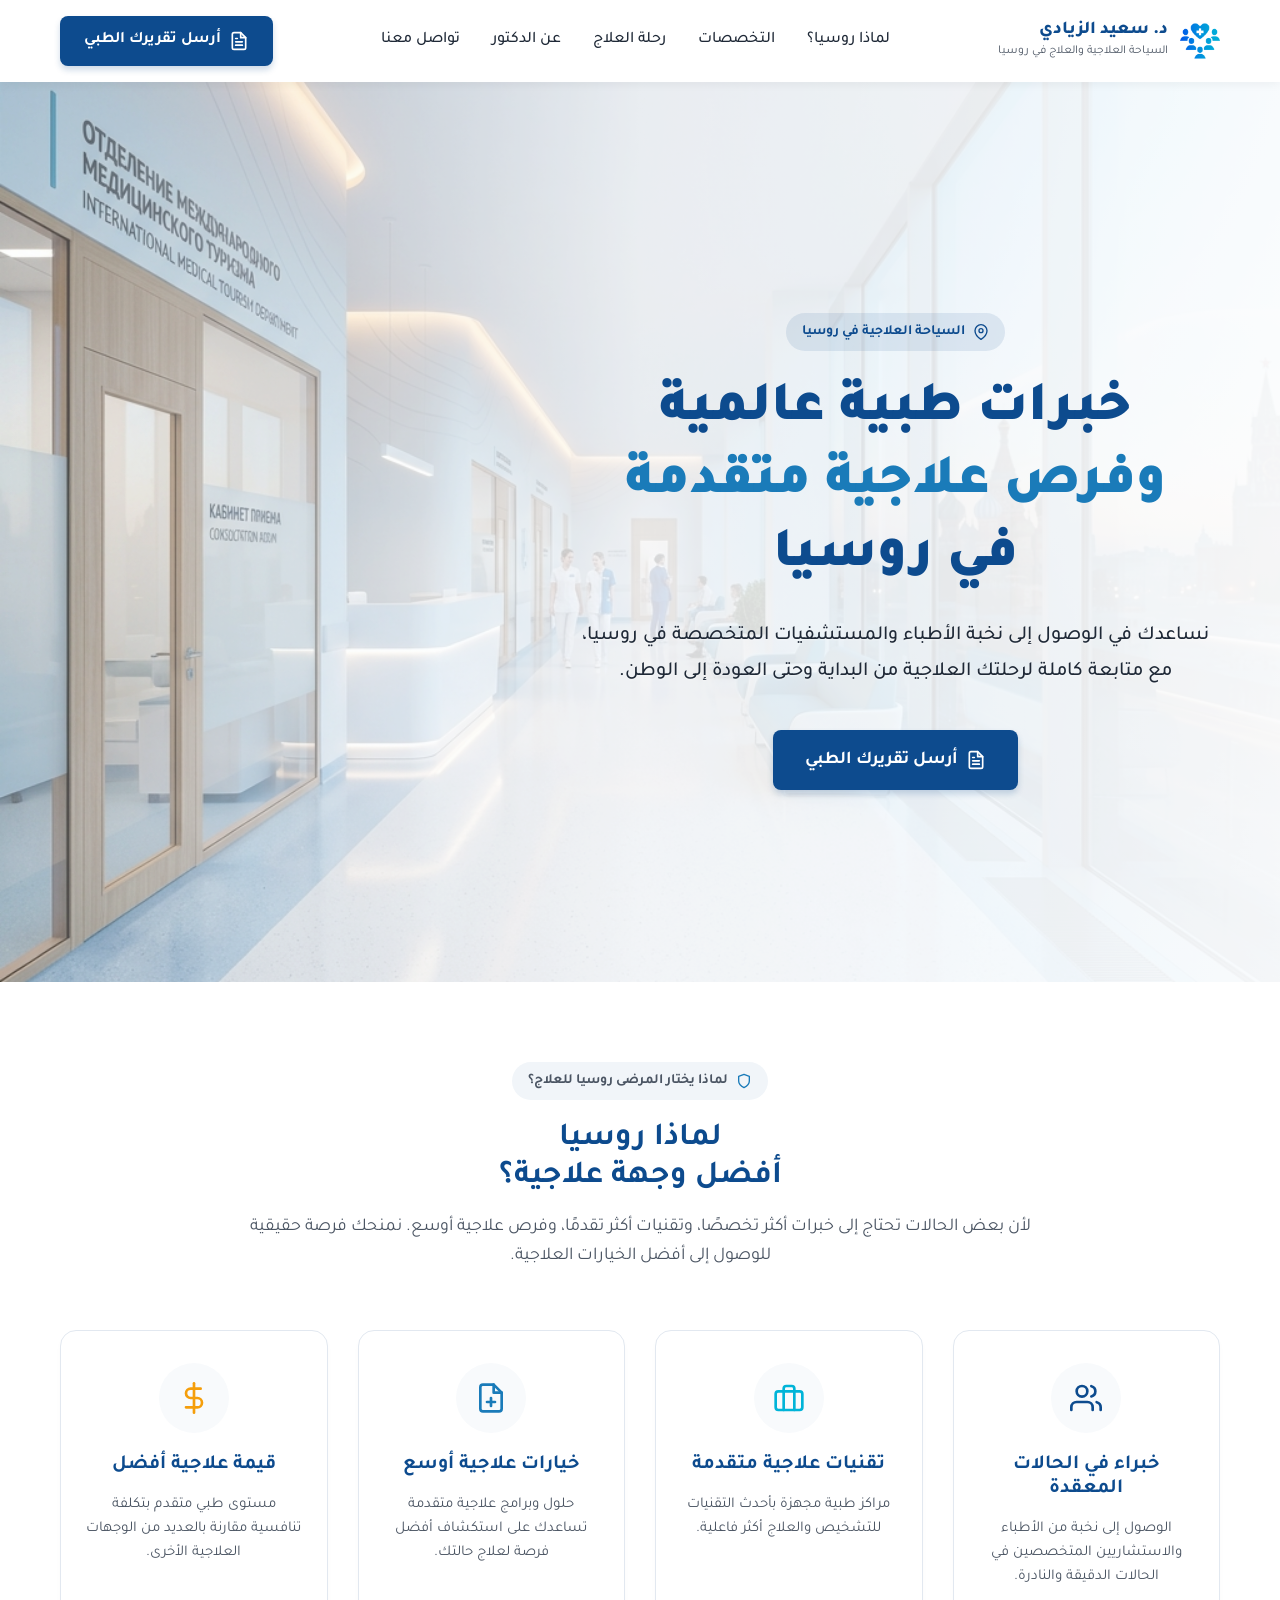
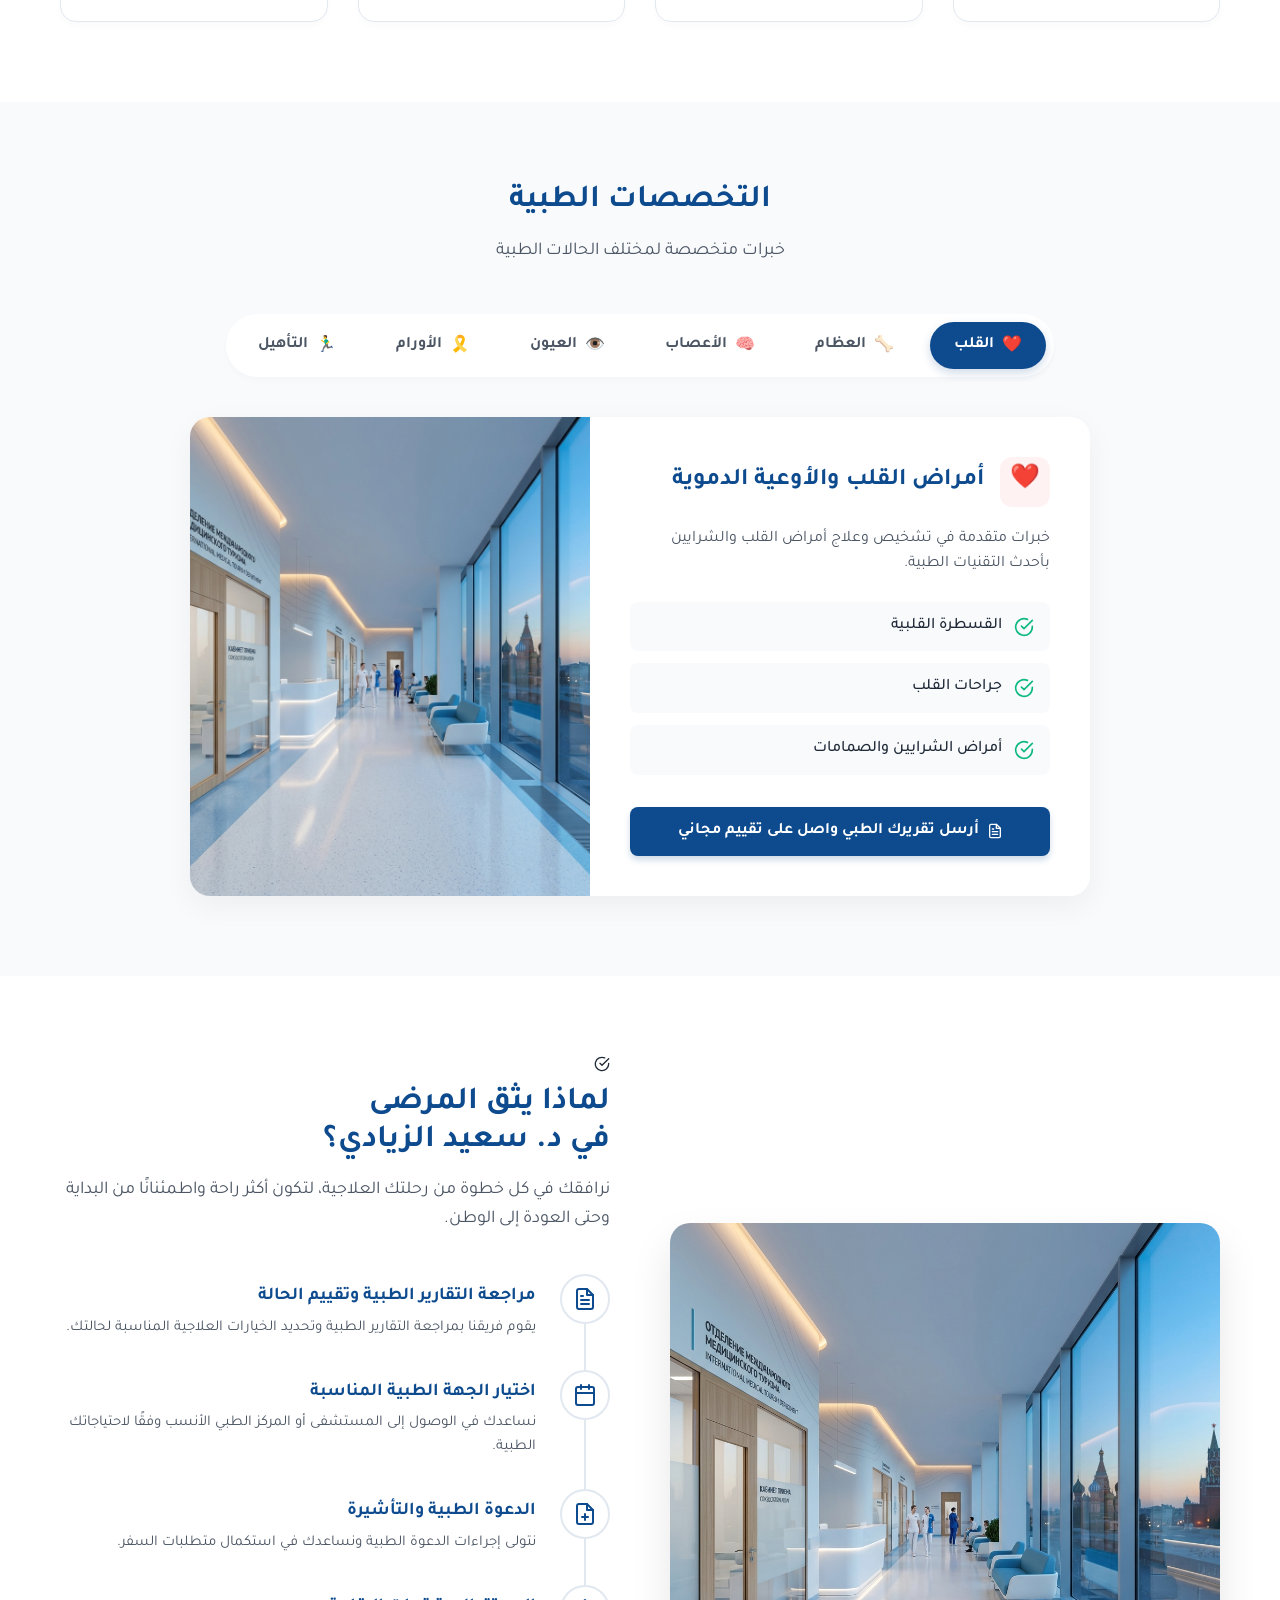
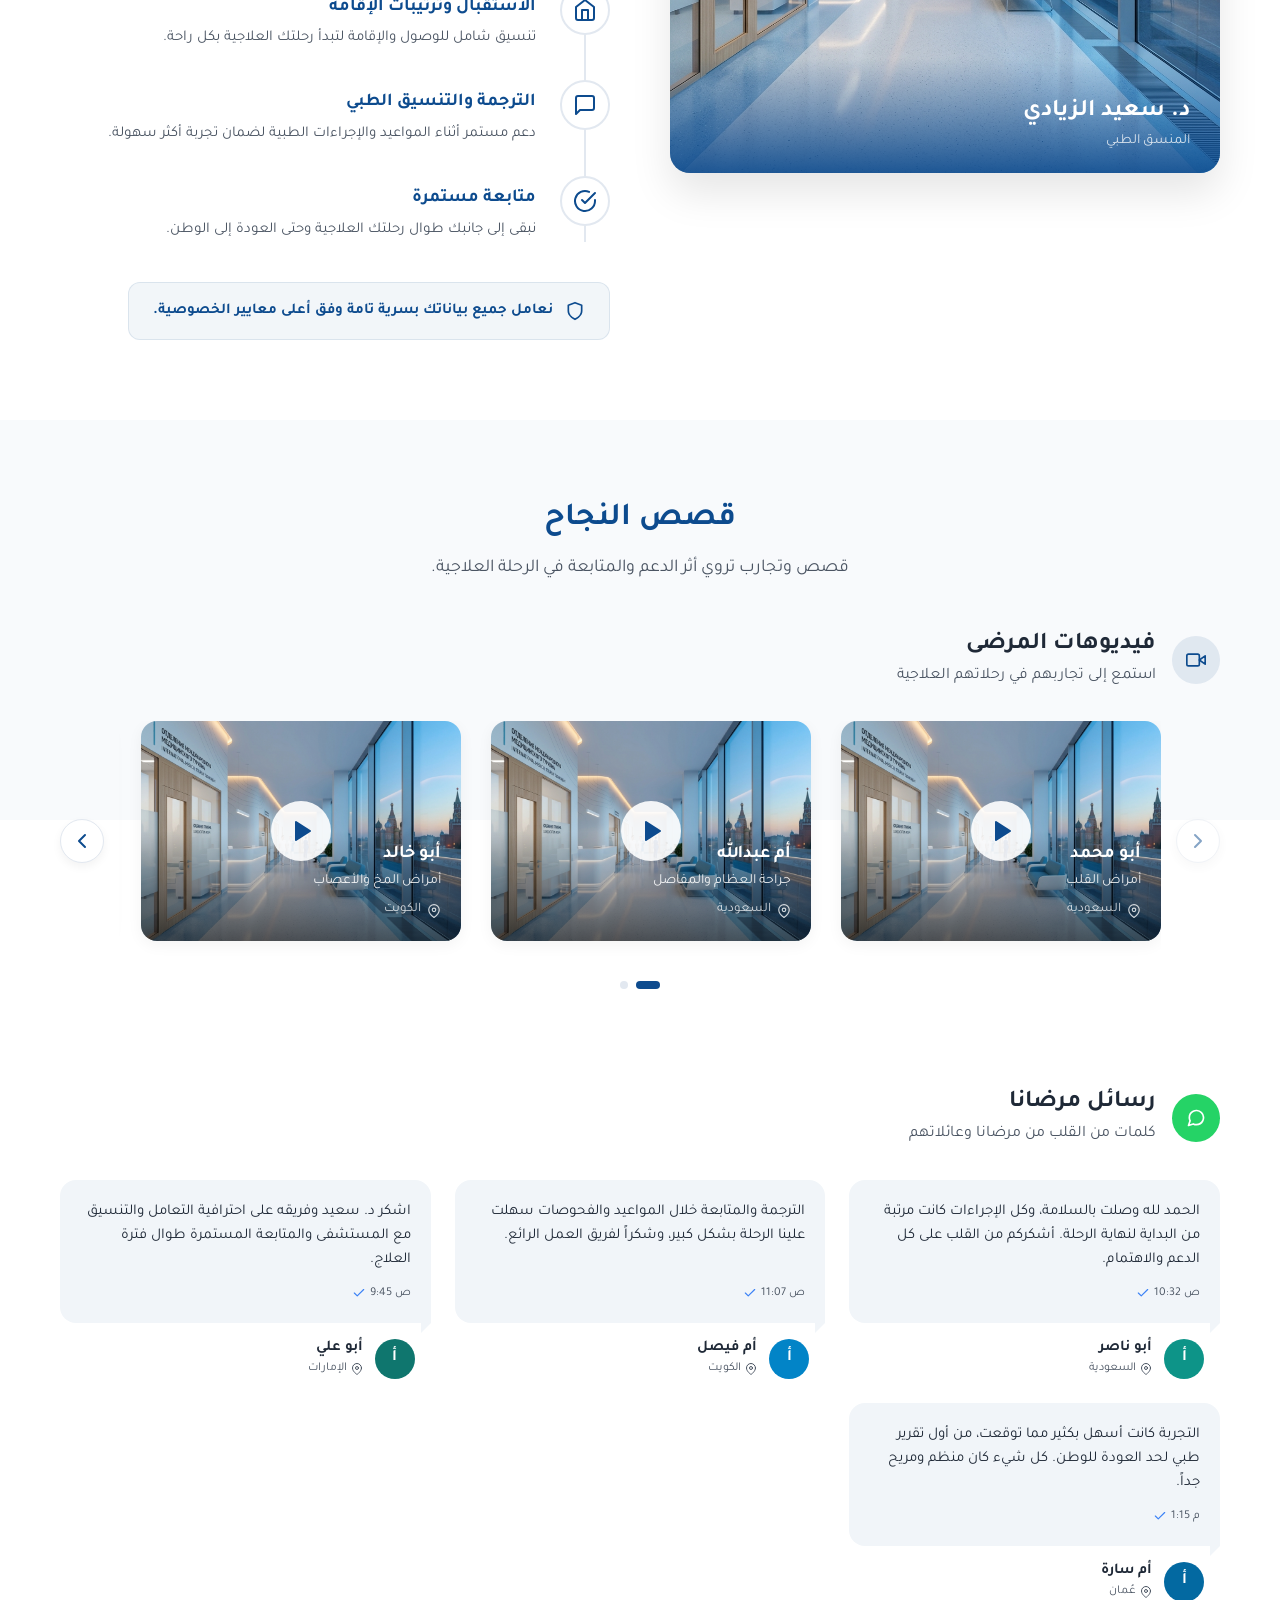
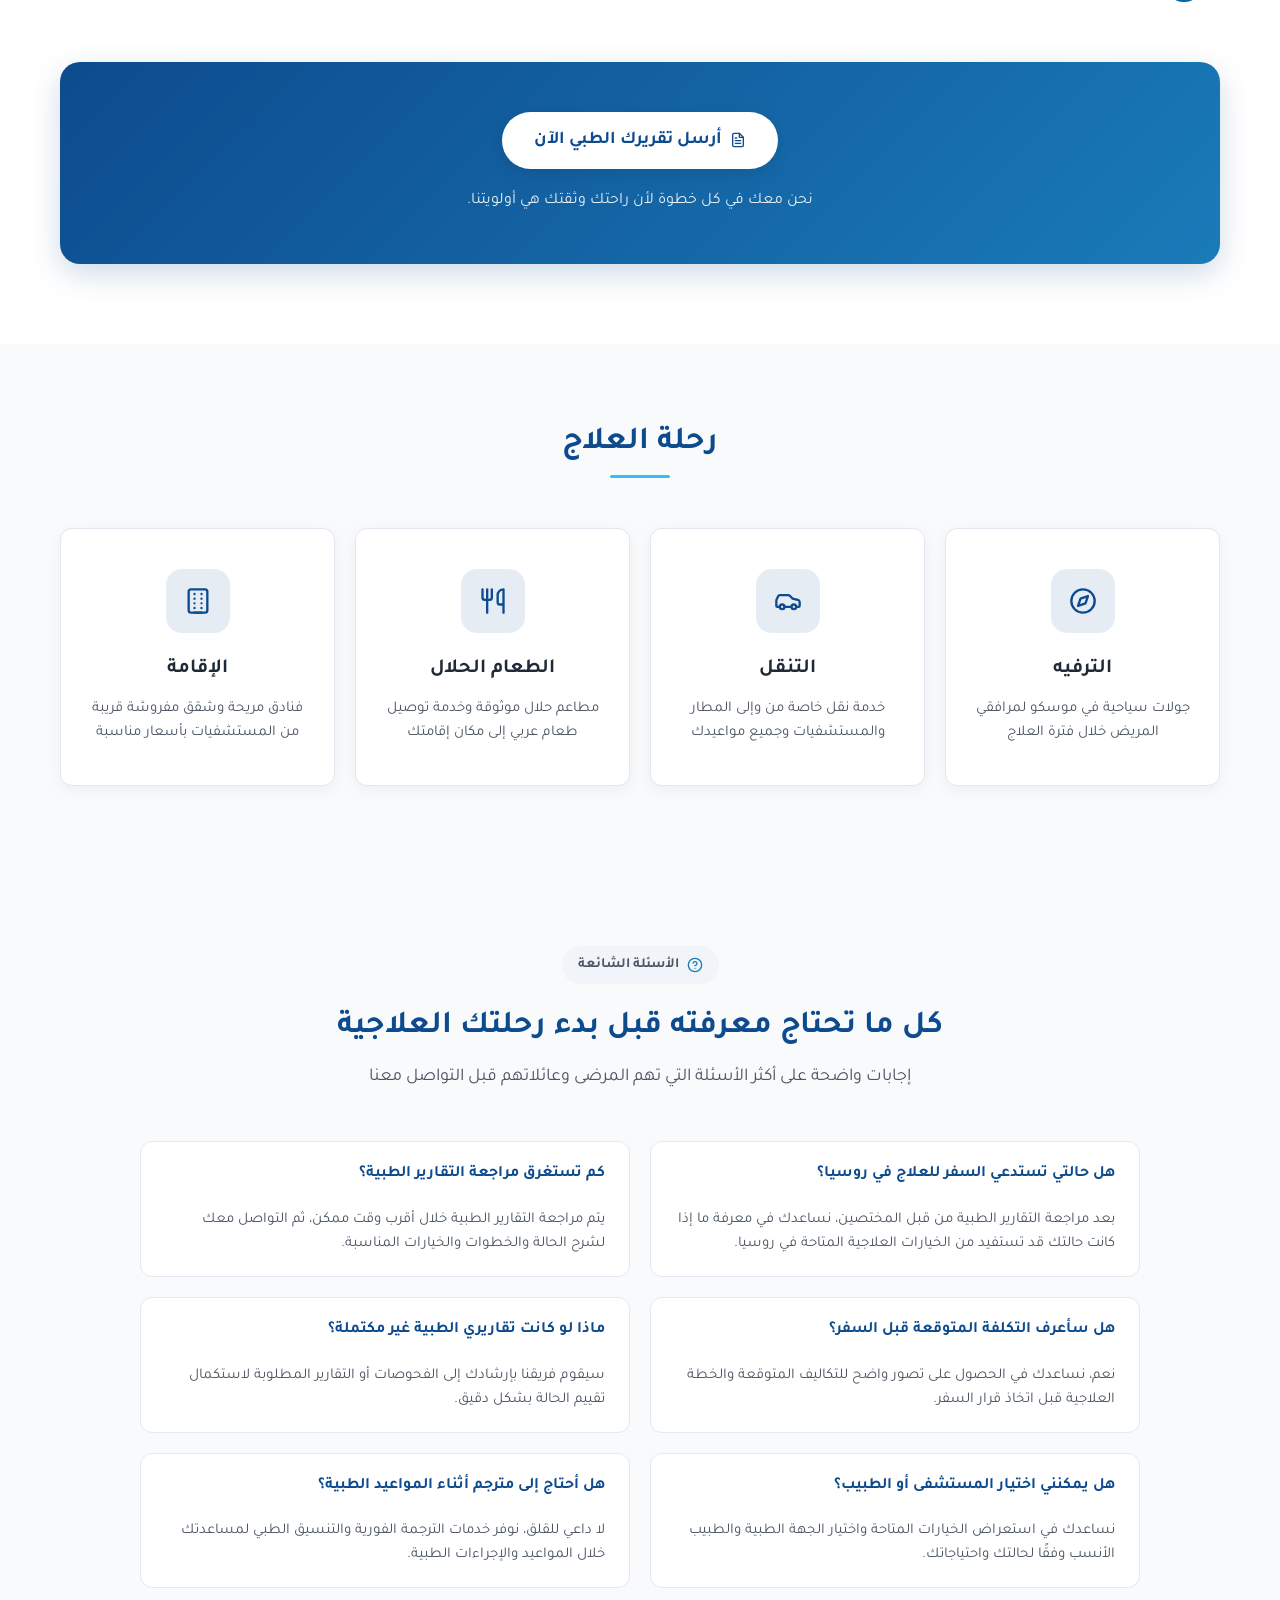
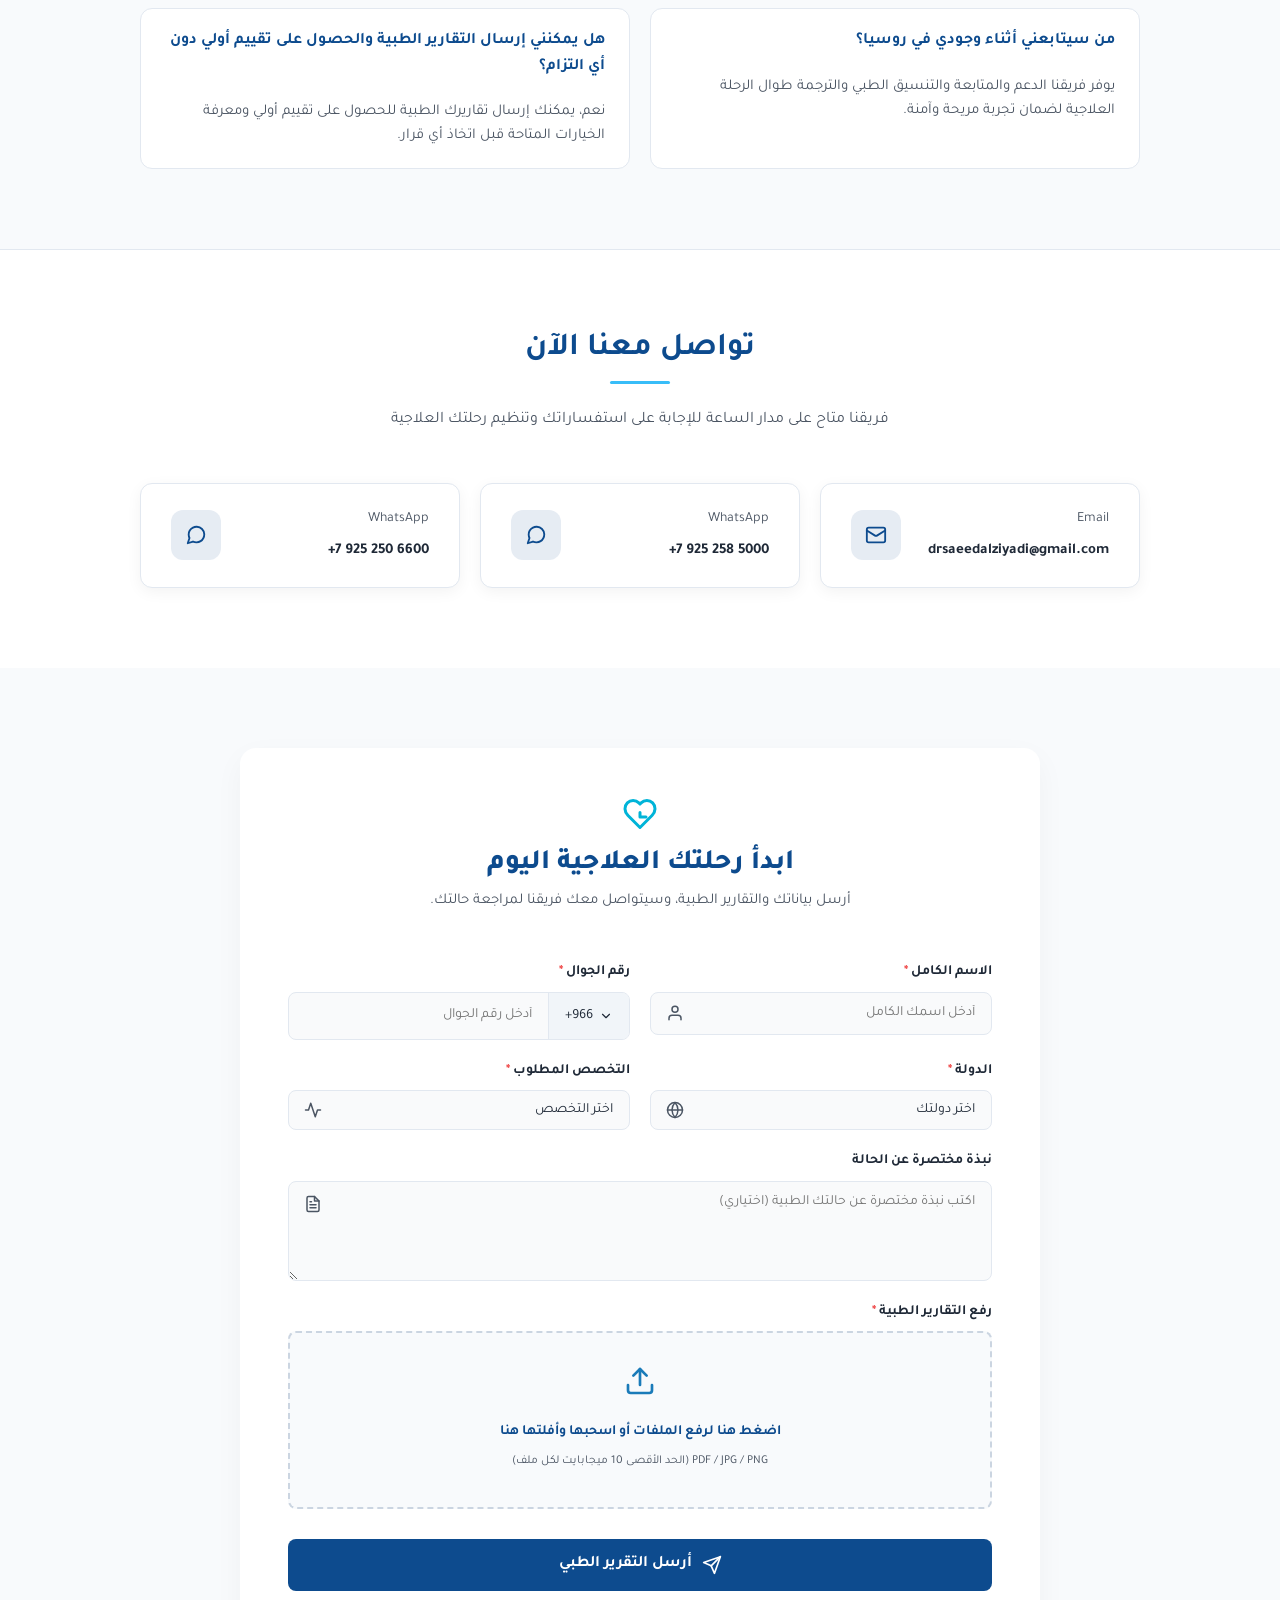
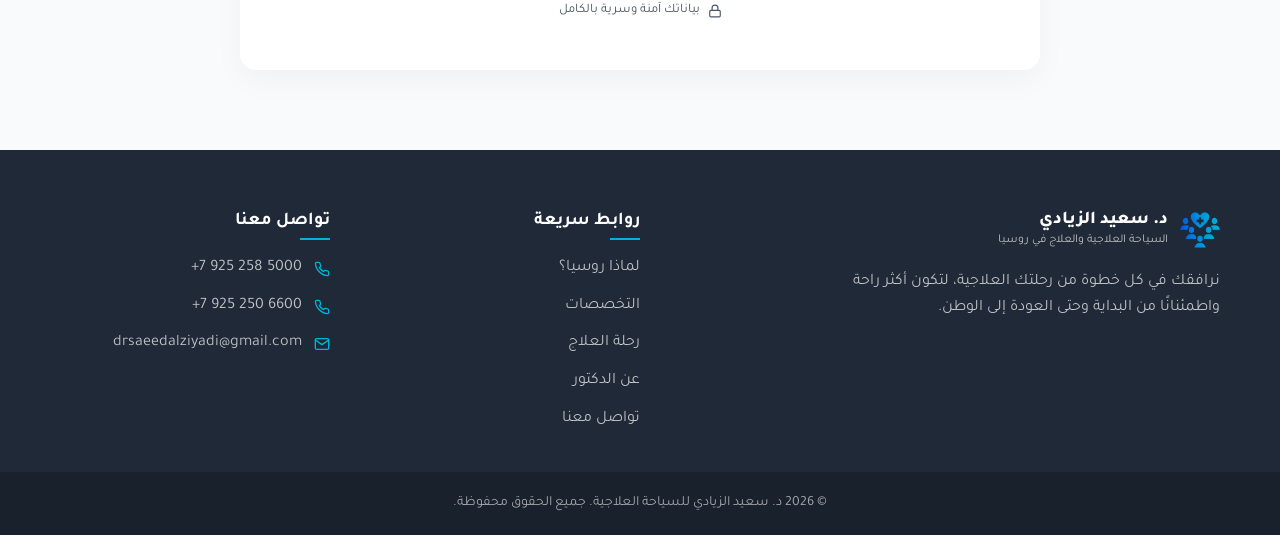
<file: index.html>
<!doctype html>
<html lang="ar" dir="rtl" data-beasties-container>
<head>
  <meta charset="utf-8">
  <title>روسيا ويبسايت - السياحة العلاجية</title>
  <base href="./">
  <meta name="viewport" content="width=device-width, initial-scale=1">
  <link rel="icon" type="image/png" href="logo.png">
  <link rel="preconnect" href="https://fonts.googleapis.com">
  <link rel="preconnect" href="https://fonts.gstatic.com" crossorigin>
  <link href="https://fonts.googleapis.com/css2?family=Tajawal:wght@300;400;500;700;800;900&amp;display=swap" rel="stylesheet">
<style>:root{--primary-color:#0d4b8e;--secondary-color:#1a7bb9;--accent-color:#00b4d8;--text-primary:#1f2937;--text-secondary:#4b5563;--bg-color:#f8fafc;--bg-white:#ffffff;--border-color:#e2e8f0;--border-radius:12px;--transition-speed:.3s;--font-family:"Tajawal", sans-serif}*{margin:0;padding:0;box-sizing:border-box}html{scroll-behavior:smooth}body{font-family:var(--font-family);background-color:var(--bg-color);color:var(--text-primary);line-height:1.6;direction:rtl;overflow-x:hidden}</style><link rel="stylesheet" href="styles-7YKIYORJ.css" media="print" onload="this.media='all'"><noscript><link rel="stylesheet" href="styles-7YKIYORJ.css"></noscript></head>
<body>
  <app-root></app-root>
<script src="main-4FXBYXVR.js" type="module"></script></body>
</html>
</file>
<file: styles-7YKIYORJ.css>
:root{--primary-color: #0d4b8e;--secondary-color: #1a7bb9;--accent-color: #00b4d8;--text-primary: #1f2937;--text-secondary: #4b5563;--bg-color: #f8fafc;--bg-white: #ffffff;--border-color: #e2e8f0;--border-radius: 12px;--transition-speed: .3s;--font-family: "Tajawal", sans-serif}*{margin:0;padding:0;box-sizing:border-box}html{scroll-behavior:smooth}body{font-family:var(--font-family);background-color:var(--bg-color);color:var(--text-primary);line-height:1.6;direction:rtl;overflow-x:hidden}a{text-decoration:none;color:inherit;transition:color var(--transition-speed)}button{cursor:pointer;font-family:var(--font-family);border:none;outline:none;transition:all var(--transition-speed)}.container{width:100%;max-width:1200px;margin:0 auto;padding:0 20px}.btn-primary{background-color:var(--primary-color);color:#fff;padding:12px 24px;border-radius:8px;font-weight:600;font-size:16px;display:inline-flex;align-items:center;justify-content:center;gap:8px;box-shadow:0 4px 6px #0d4b8e33}.btn-primary:hover{background-color:var(--secondary-color);transform:translateY(-2px);box-shadow:0 6px 12px #0d4b8e4d}.btn-outline{background-color:transparent;color:var(--primary-color);border:1px solid var(--primary-color);padding:12px 24px;border-radius:8px;font-weight:600;font-size:16px;display:inline-flex;align-items:center;justify-content:center;gap:8px}.btn-outline:hover{background-color:var(--primary-color);color:#fff}h1,h2,h3,h4,h5,h6{font-weight:700;line-height:1.2}.section-title{text-align:center;font-size:32px;color:var(--primary-color);margin-bottom:16px}.section-subtitle{text-align:center;font-size:18px;color:var(--text-secondary);margin-bottom:48px;max-width:800px;margin-left:auto;margin-right:auto}.section-padding{padding:80px 0}.logo{display:flex;align-items:center;gap:12px}.logo-img{width:40px;height:40px;object-fit:contain}.logo-text{display:flex;flex-direction:column}.logo-name{font-weight:800;color:var(--primary-color);font-size:18px;line-height:1.2}.logo-sub{font-size:12px;color:var(--text-secondary)}section{scroll-margin-top:80px}
</file>
